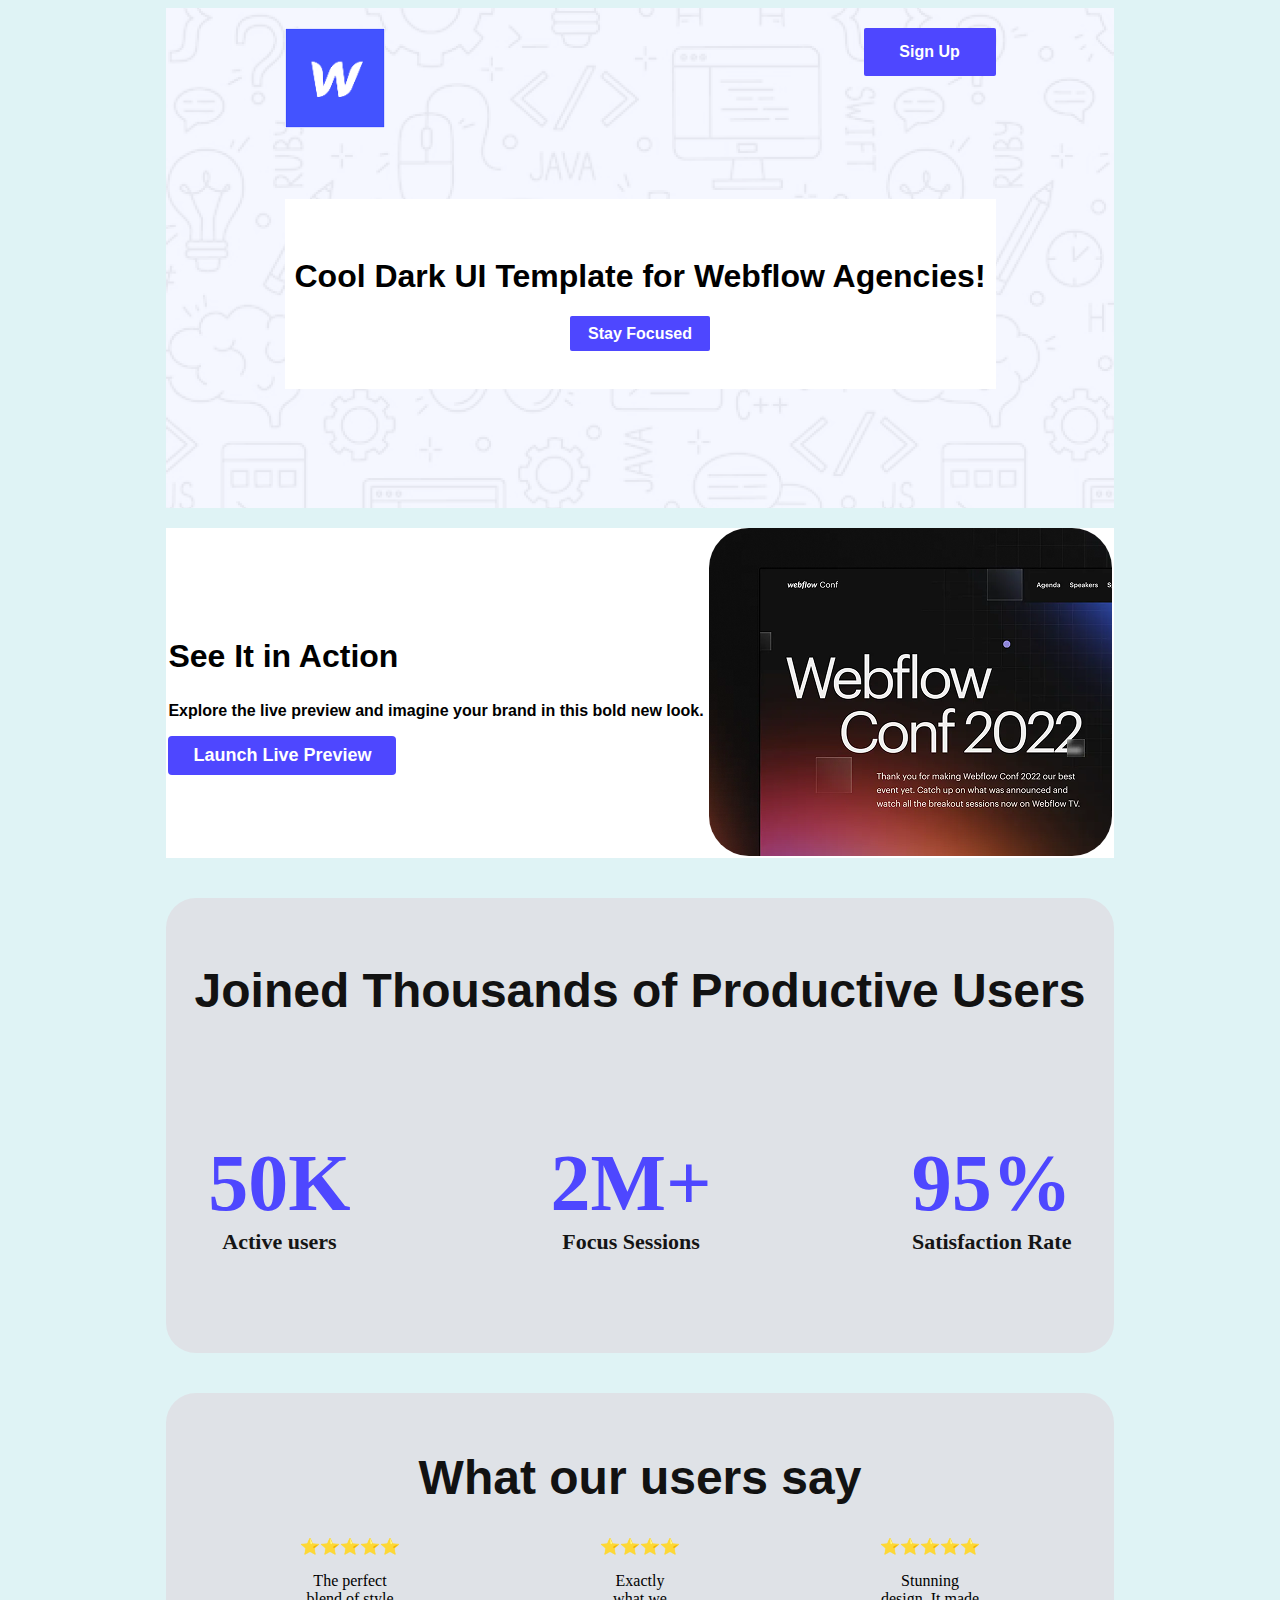
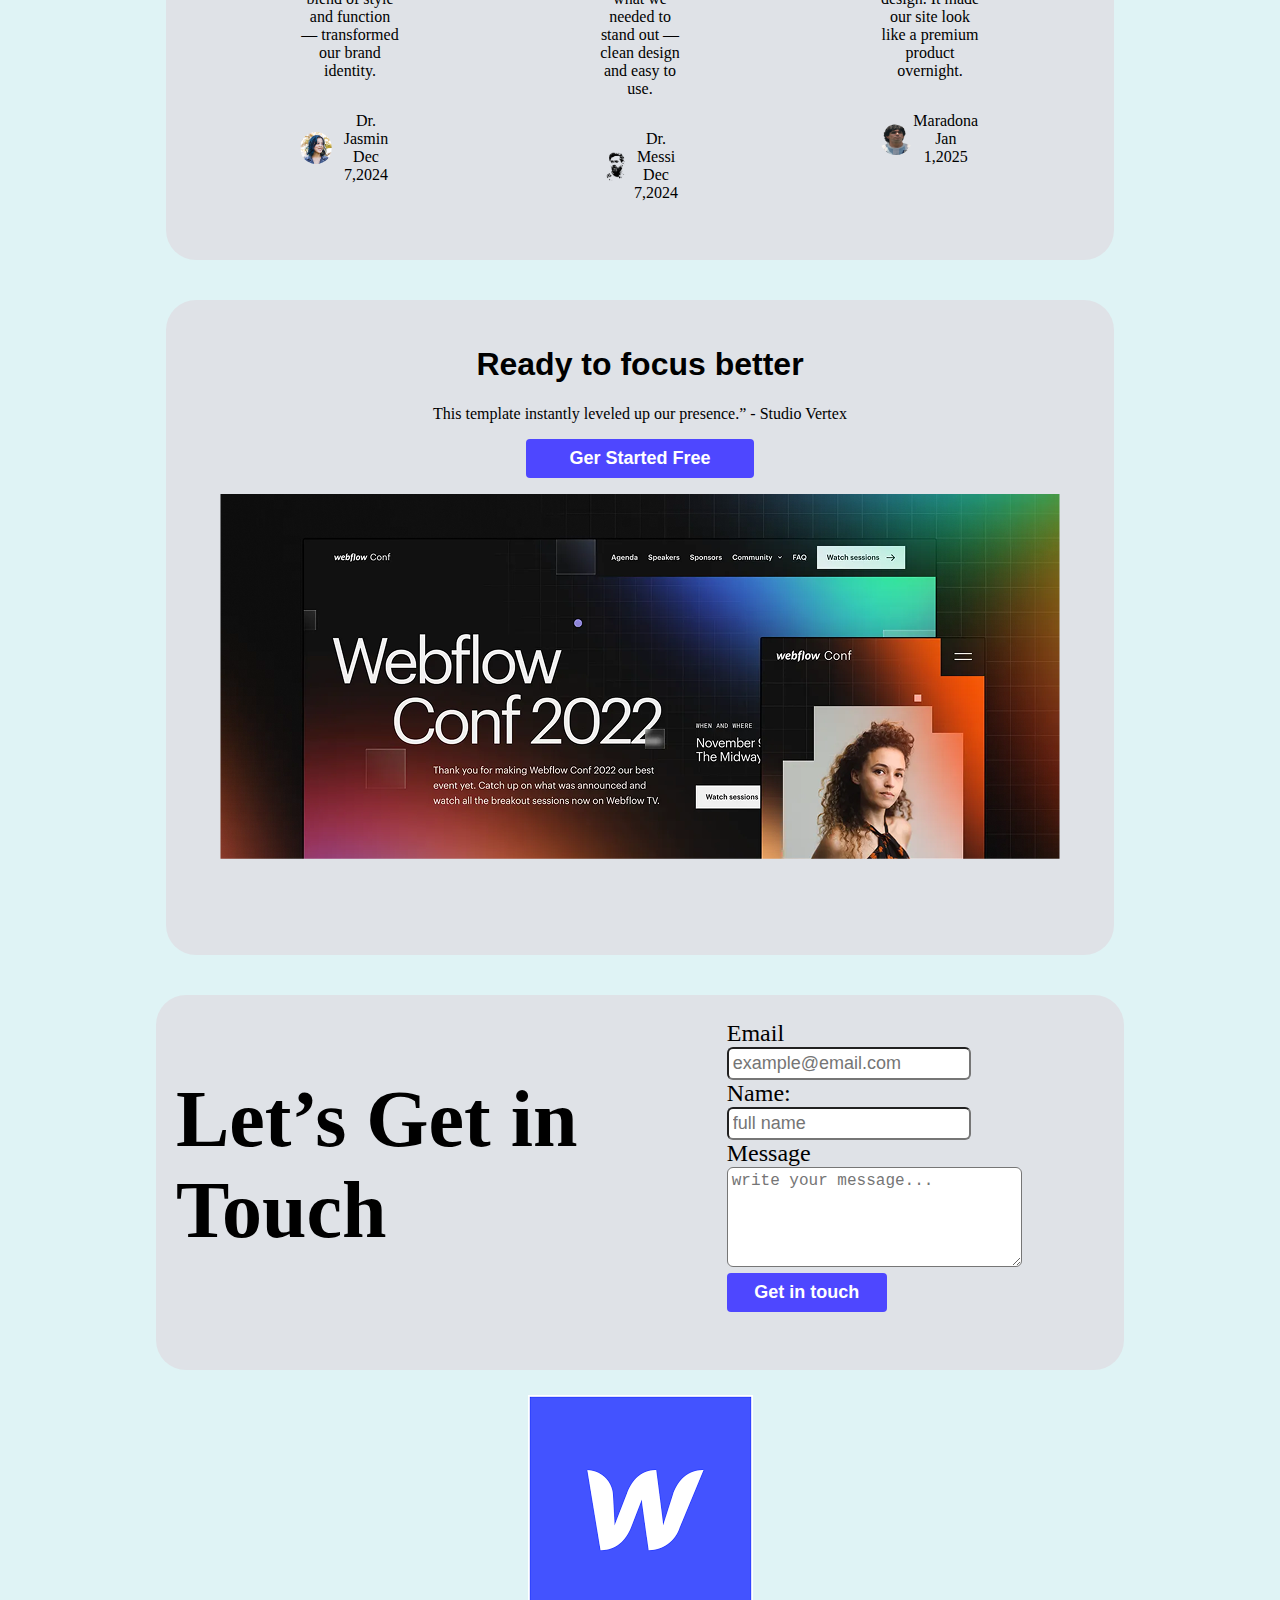
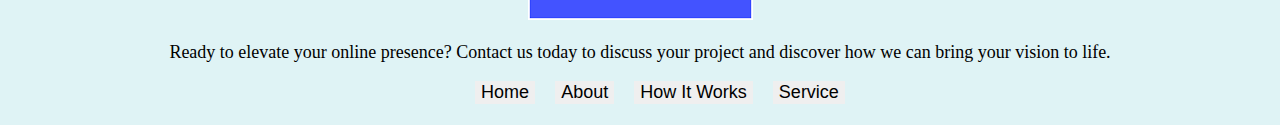
<file: index.html>
<!DOCTYPE html>
<html lang="en">
  <head>
    <meta charset="UTF-8" />
    <meta name="viewport" content="width=device-width, initial-scale=1.0" />
    <title>Webflow</title>
    <link rel="stylesheet" href="styles/assignment_1.css" />
  </head>
  <body>
    <header>
      <div class="header-container">
        <div class="header">
          <img class="logo" src="images/download (1).png" alt="" />
          <nav><button class="btn-primary raleway-normal">Sign Up</button></nav>
        </div>
        <div class="headline-div">
          <h1 class="raleway-normal header-headline">
            Cool Dark UI Template for Webflow Agencies!
          </h1>
          <a href=""
            ><button class="btn-2 raleway-normal">Stay Focused</button></a
          >
        </div>
      </div>
    </header>
    <section class="hero-container">
      <div class="hero-box">
        <h2 class="hero-headline raleway-normal">See It in Action</h2>
        <p class="raleway-normal hero-para">
          Explore the live preview and imagine your brand in this bold new look.
        </p>
        <a href=""
          ><button class="btn-3 raleway-normal">Launch Live Preview</button></a
        >
      </div>
      <div>
        <img class="image-mini" src="images/wc-mini.png" alt="" />
      </div>
    </section>

    <section class="section-2">
      <div class="user-main-container">
        <h2 class="raleway-normal container-line">
          Joined Thousands of Productive Users
        </h2>

        <div class="user-div">
          <div class="user">
            <p class="user-line">
              50K <br />
              <span class="span">Active users</span>
            </p>
          </div>

          <div class="user">
            <p class="user-line">
              2M+ <br />
              <span class="span">Focus Sessions</span>
            </p>
          </div>

          <div class="user">
            <p class="user-line">
              95% <br />
              <span class="span">Satisfaction Rate</span>
            </p>
          </div>
        </div>
      </div>
    </section>

    <section class="user-says-section">
      <div class="says-container">
        <h1 class="raleway-normal container-line">What our users say</h1>
        <div class="small-says-container">
          <div class="says-div">
            ⭐⭐⭐⭐⭐
            <p>
              The perfect blend of style and function — transformed our brand
              identity.
            </p>

            <div class="reviewer">
              <img src="images/avatar.png" alt="reviewer" class="avatar" />
              <div class="reviewer-info"></div>
              <p class="name">Dr. Jasmin <br />Dec 7,2024</p>
            </div>
          </div>
          <div class="says-div">
            ⭐⭐⭐⭐
            <p>
              Exactly what we needed to stand out — clean design and easy to
              use.
            </p>

            <div class="reviewer">
              <img src="images/messi.png" alt="reviewer" class="avatar" />
              <div class="reviewer-info"></div>
              <p class="name">Dr. Messi <br />Dec 7,2024</p>
            </div>
          </div>

          <div class="says-div">
            ⭐⭐⭐⭐⭐
            <p>
              Stunning design. It made our site look like a premium product
              overnight.
            </p>
            <div class="reviewer">
              <img src="images/maradona.png" alt="reviewer" class="avatar" />
              <div class="reviewer-info"></div>
              <p class="name">Maradona <br />Jan 1,2025</p>
            </div>
          </div>
        </div>
      </div>
    </section>

    <section class="section-focus">
      <div class="focus-div">
        <h1 class="raleway-normal header-headline">Ready to focus better</h1>
        <p class="focus-small">
          This template instantly leveled up our presence.” - Studio Vertex
          <li style="list-style: none">
            <a href=""
              ><button class="btn-3 raleway-normal">Ger Started Free</button></a
            >
          </li>
        </p>

        <img class="image-big" src="images/wc-big.png" alt="" />
      </div>
    </section>

    <section class="section-form">
      <div class="form-div">
        <h1 class="form-headline">Let’s Get in Touch</h1>
        <form class="form-size">
          <label for="Email"> Email </label><br />
          <input
            class="form-box"
            placeholder="example@email.com"
            type="email"
            id="Email"
            name="Email"
          /><br />
          <label for="name">Name:</label><br />
          <input
            class="form-box"
            placeholder="full name"
            type="text"
            id="name"
            name="Name"
          />
          <br />
          <label for="Message">Message</label>
          <br />
          <textarea
            class="form-box"
            placeholder="write your message..."
            name="Message"
            id="Message"
            cols="27"
            rows="5"
          ></textarea>

          <br />
          <a href=""> <button class="btn-4">Get in touch</button></a>
        </form>
      </div>
    </section>
  </body>

  <footer>
    <div class="footer-div">
      <img src="images/logo.png" alt="" />
      <p class="footer-para">
        Ready to elevate your online presence? Contact us today to discuss your
        project and discover how we can bring your vision to life.
      </p>
      <div class="footer-button">
        <ul>
          <li>
            <a href=""><button>Home</button></a>
          </li>
          <li>
            <a href=""><button>About</button></a>
          </li>
          <li>
            <a href=""><button>How It Works</button></a>
          </li>
          <li>
            <a href=""><button>Service</button></a>
          </li>
        </ul>
      </div>
    </div>
  </footer>
</html>
</file>
<file: styles/assignment_1.css>
/* Header CSS */

html, body {
  background-color: #dff3f5;
}

.btn-primary{
    color: white;
    background-color: blueviolet;
    border-radius: 2px;
    border: none;
}

.logo{
    height: 100px;
    width: 100px;
}

/* Font Design */
.raleway-normal {
  font-family: "Raleway", sans-serif;
  font-optical-sizing: auto;
  font-weight: bold;
  font-style: normal;
  
}





/* Header div design */
.header-container{
    height: 500px;
    background-image: url(../images/Hero-bg.png);
    background-repeat: no-repeat;
    background-position: top middle;
    width: 75%;
    margin: auto ;
    
    background-color: white;

}
/* Hero Container Design */
.hero-container{
    background-color: white;
    height: 330px;
    width: 75%;
    margin: 20px auto;
    display: flex;
    justify-content: space-around;
}
.header{
    display: flex;
    justify-content:space-between;
    height: 151px;
    width: 75%;
    margin: auto;
    padding: 20px;
}
.headline-div{
    height: 190px;
    width: 75%;
    background-color: #FFFFFF;
    margin: auto;
    align-content: center;
    text-align: center;
   
}
.header-headline{
    text-align: center;
    font-size: xx-large;
    
}
.btn-primary{
    height: 48px;
    width: 132px;
    text-align: center;
    background-color: #4E47FF;
    border-radius: 2px;
    font-size: 16px;
  
}
.btn-2{
   height: 35px;
    width: 140px;
    text-align: center;
    background-color: #4E47FF;
    border-radius: 2px;
    font-size: 16px;
     color: white;
    
    border-radius: 2px;
    border: none;
}






.image-mini{
    border-radius: 40px;
}
.hero-box{
  align-items: center;
  justify-content: center;
   align-content: center;
    text-align: left;
  
}

.hero-headline{
    font-size: xx-large;
    font-weight: bold;
}
.btn-3{
   height: 39px;
    width: 228px;
    text-align: center;
    background-color: #4E47FF;
    border-radius: 2px;
    font-size: 18px;
    font-weight: bold;
     color: white;
    
    border-radius: 4px;
    border: none;
} 

/* section-2 design */

.user-main-container{
    background-color: #dfe2e7;
    text-align: center;
    height: 330px;
    width: 75%;
    margin: 40px auto;
    border-radius: 30px;
    padding-top: 25px;
    padding-bottom: 100px;
    justify-items: center;
   
   
    /* display: flex; */
    justify-content: space-between;
}
.user-div{
    display: flex;
    justify-content: center;
    text-align: center;
    align-content: space-around;
    gap: 200px;
    height: 130px;
    width: 75%;
    margin: 40px auto
}

.user-line{
    font-size: 80px;
    font-weight: bold;
    color: #4E47FF;
}
.container-line{
    font-size: 48px;
    font-weight: bold;
    color: rgb(18, 18, 18);

}
.user{
    align-content: center;
    justify-content: center;
    text-align: center;
   margin-bottom: 20px;
   justify-items: center;
   height: 150px;
   /* width: 806px; */
   
   
}
.span{
    font-size: 22px;
    display: block;
    color: rgb(21, 21, 21);
}
/* section-focus */

.section-focus{
    background-color: #dfe2e7;
    text-align: center;
    height: 330px;
    width: 75%;
    margin: 40px auto;
    border-radius: 30px;
    padding-top: 25px;
    padding-bottom: 300px;
    justify-items: center;
}


.footer-button ul {
    list-style: none;
    
    }

.footer-button ul{
display: flex;
gap: 20px;

}
.footer-button button{
    border: none;
    font-size: large;
    background-color:none;
} 

.footer-div{
    text-align: center;
    height: 100px;
    width: 75%;
    margin: auto;
    margin-bottom: 30px;
    border-radius: 30px;
    padding-top: 25px;
    padding-bottom: 200px;
    justify-items: center;
   
}

.footer-para{
    font-size: large;
}

/* form style */

.form-div{
    background-color: #dfe2e7;
    text-align: left;
    height: 250px;
    width: 75%;
    margin: auto;
    border-radius: 30px;
    padding-top: 25px;
    padding-bottom: 100px;
    padding-left: 20px;
    justify-items: center;
    justify-content: space-between;
    gap: 80px;
    display: flex;
}
.form-headline{
    width: 50%;
    height: 200px;
    font-weight: bolder;
    font-size: 5em;
}
.form-size {
    width: 400px;
   height: 300px;
    /* background-color: aqua; */
    font-size: x-large;

}  
.form-box{
font-size: large;
padding: 4px 4px 4px 4px;
border-radius: 6px;
border-color: none

}    

/* User Says Div styles  */

.says-container{
    height: 342px;
    width: 75%;
    background-color: #dfe2e7;
    text-align: center;
    margin: 40px auto; 
    border-radius: 30px;
    padding-top: 25px;
    padding-bottom: 100px;
    justify-items: center;
    justify-content: space-between;
}

.small-says-container{
    height: 243px;
    width: 367px;
    display: flex;
    justify-content: center;
    text-align: center;
    /* align-content: space-around; */
    gap: 200px;
    /* height: 130px;
    width: 806px; */
}

.says-div{
    height: 43px;
    width: 318px;
}

.reviewer{
    display: flex;
    /* justify-content: center; */
    /* text-align: center; */
    /* align-content: center; */
    align-items: center;

}
.avatar {
  width: 32px;
  height: 32px;
  border-radius: 50%;
}
/* .says-div{
    height: 243px;
    width: 367px;
} */
.testimonials {
  padding: 3rem 2rem;
  text-align: center;
  display: flex;
}
.btn-4{
    height: 39px;
    width: 160px;
    text-align: center;
    background-color: #4E47FF;
    border-radius: 2px;
    font-size: 18px;
    font-weight: bold;
     color: white;
    
    border-radius: 4px;
    border: none;
}
</file>
